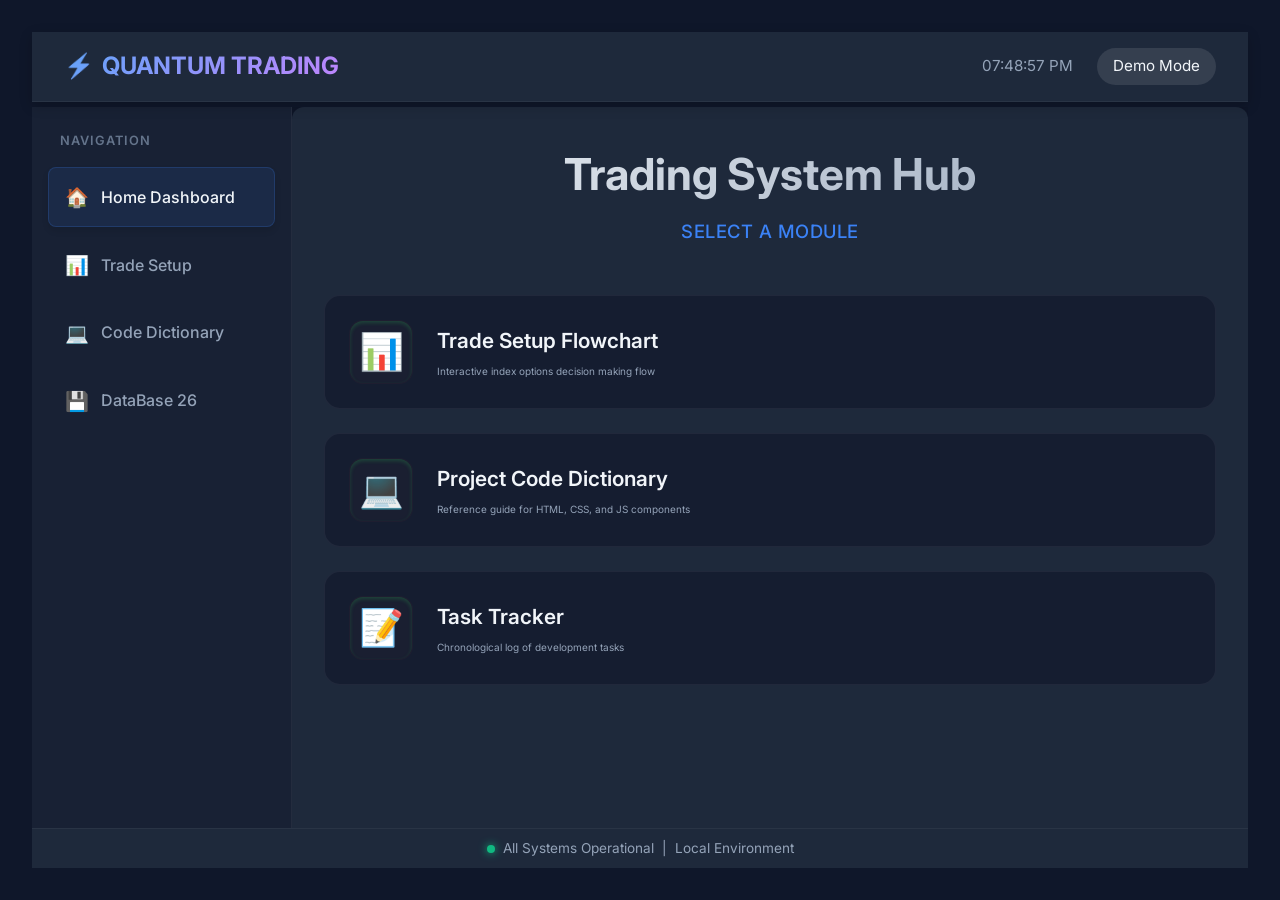
<file: index.html>
<!DOCTYPE html>
<html lang="en">

<head>
    <meta charset="UTF-8">
    <meta name="viewport" content="width=device-width, initial-scale=1.0">
    <title>Trading Hub - Main Menu</title>
    <!-- Modern Font -->
    <link href="https://fonts.googleapis.com/css2?family=Inter:wght@400;500;600;700&display=swap" rel="stylesheet">
    <link rel="stylesheet" href="CSS/style.css">
    <link rel="stylesheet" href="CSS/manue.css">
    <link rel="stylesheet" href="CSS/index.css">
</head>

<body>
    <!-- 1. Top Header -->
    <header class="top-header">
        <div class="header-logo">
            <span>⚡</span> QUANTUM TRADING
        </div>
        <div class="header-controls">
            <span id="live-time">Loading Time...</span>
            <span
                style="background: rgba(255,255,255,0.1); padding: 0.4rem 1rem; border-radius: 20px; color: var(--text-main);">Demo
                Mode</span>
        </div>
    </header>

    <div class="layout-middle">

        <!-- 2. Left Side Menu -->
        <aside class="left-sidebar">
            <div class="sidebar-title">Navigation</div>

            <a href="manue.html" class="nav-item">
                <span class="nav-icon">🏠</span> Home Dashboard
            </a>

            <a href="Trade_Setup.html" class="nav-item">
                <span class="nav-icon">📊</span> Trade Setup
            </a>

            <a href="myCode_Help.html" class="nav-item">
                <span class="nav-icon">💻</span> Code Dictionary
            </a>
            <a href="analysis_2026.html" class="nav-item">
                <span class="nav-icon">💾</span> DataBase 26
            </a>
        </aside>

        <!-- 3. Main Body -->
        <main class="main-body">
    <!-- 2. Left Side Menu -->

    <div class="menu-container page-container">
        <h1>Trading System Hub</h1>
        <p>Select a module</p>

        <div class="menu-grid">
            <a href="Trade_Setup.html" class="menu-card card-setup">
                <div class="card-icon">📊</div>
                <div class="card-content">
                    <h3>Trade Setup Flowchart</h3>
                    <p>Interactive index options decision making flow</p>
                </div>
            </a>

            <a href="myCode_Help.html" class="menu-card card-code">
                <div class="card-icon">💻</div>
                <div class="card-content">
                    <h3>Project Code Dictionary</h3>
                    <p>Reference guide for HTML, CSS, and JS components</p>
                </div>
            </a>

            <a href="todo.md" class="menu-card">
                <div class="card-icon">📝</div>
                <div class="card-content">
                    <h3>Task Tracker</h3>
                    <p>Chronological log of development tasks</p>
                </div>
            </a>
        </div>
    </div>

        </main>

    </div>

    <!-- 4. Footer -->
    <footer class="footer">
        <div style="display: flex; align-items: center;">
            <span class="status-dot"></span> All Systems Operational &nbsp;|&nbsp; Local Environment
        </div>
    </footer>

    <!-- Small script to handle active states on the sidebar and live clock -->
    <script src="JS/index.js"></script>
</body>

</html>
</file>
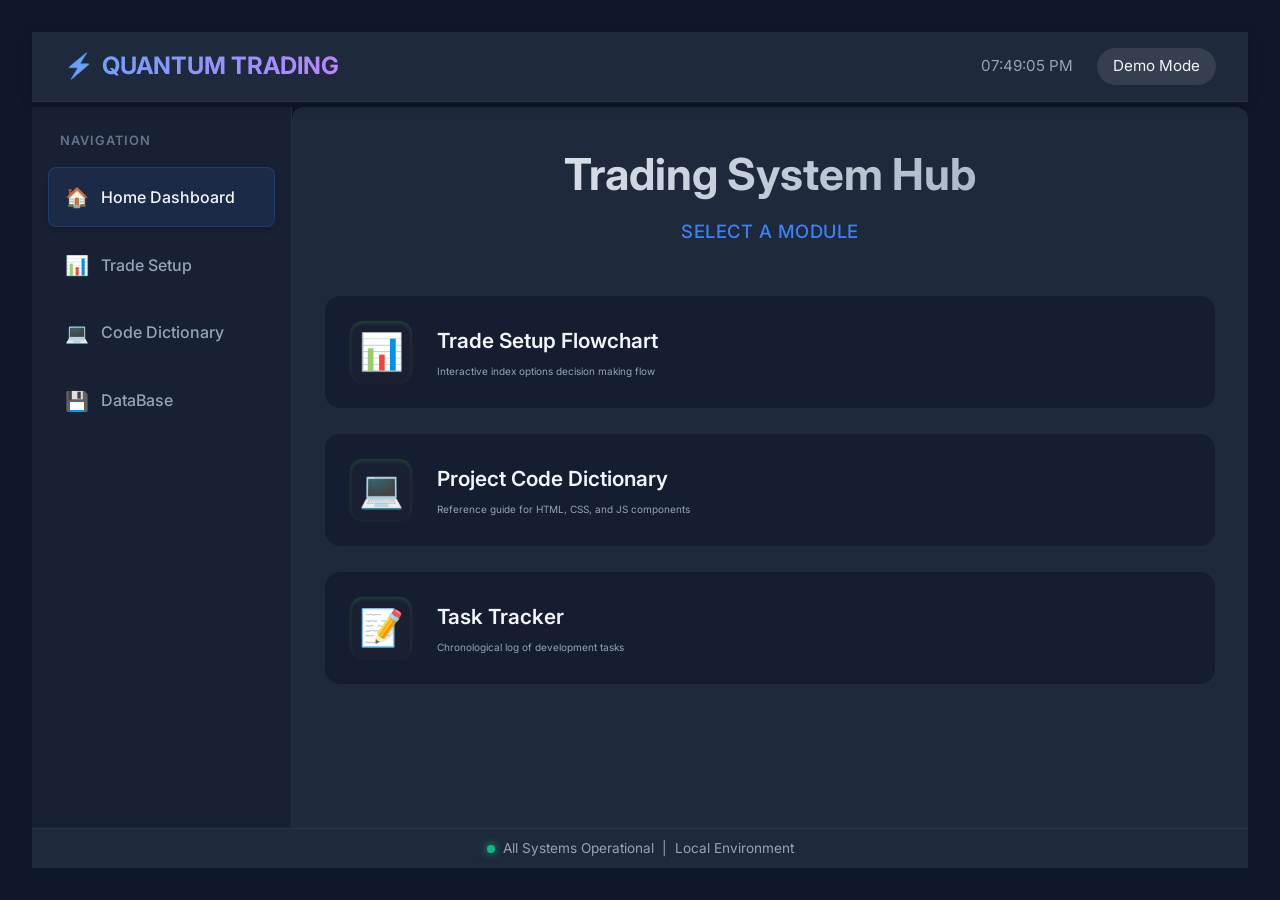
<file: manue.html>
<!DOCTYPE html>
<html lang="en">

<head>
    <meta charset="UTF-8">
    <meta name="viewport" content="width=device-width, initial-scale=1.0">
    <title>Trading Hub - Main Menu</title>
    <!-- Modern Font -->
    <link href="https://fonts.googleapis.com/css2?family=Inter:wght@400;500;600;700&display=swap" rel="stylesheet">
    <link rel="stylesheet" href="CSS/style.css">
    <link rel="stylesheet" href="CSS/manue.css">
    <link rel="stylesheet" href="CSS/index.css">
</head>

<body>
    <!-- 1. Top Header -->
    <header class="top-header">
        <div class="header-logo">
            <span>⚡</span> QUANTUM TRADING
        </div>
        <div class="header-controls">
            <span id="live-time">Loading Time...</span>
            <span
                style="background: rgba(255,255,255,0.1); padding: 0.4rem 1rem; border-radius: 20px; color: var(--text-main);">Demo
                Mode</span>
        </div>
    </header>

    <div class="layout-middle">

        <!-- 2. Left Side Menu -->
        <aside class="left-sidebar">
            <div class="sidebar-title">Navigation</div>

            <a href="manue.html" class="nav-item">
                <span class="nav-icon">🏠</span> Home Dashboard
            </a>

            <a href="Trade_Setup.html" class="nav-item">
                <span class="nav-icon">📊</span> Trade Setup
            </a>

            <a href="myCode_Help.html" class="nav-item">
                <span class="nav-icon">💻</span> Code Dictionary
            </a>
            <a href="analysis_2026.html" class="nav-item">
                <span class="nav-icon">💾</span> DataBase
            </a>
        </aside>

        <!-- 3. Main Body -->
        <main class="main-body">
    <!-- 2. Left Side Menu -->

    <div class="menu-container page-container">
        <h1>Trading System Hub</h1>
        <p>Select a module</p>

        <div class="menu-grid">
            <a href="Trade_Setup.html" class="menu-card card-setup">
                <div class="card-icon">📊</div>
                <div class="card-content">
                    <h3>Trade Setup Flowchart</h3>
                    <p>Interactive index options decision making flow</p>
                </div>
            </a>

            <a href="myCode_Help.html" class="menu-card card-code">
                <div class="card-icon">💻</div>
                <div class="card-content">
                    <h3>Project Code Dictionary</h3>
                    <p>Reference guide for HTML, CSS, and JS components</p>
                </div>
            </a>

            <a href="todo.md" class="menu-card">
                <div class="card-icon">📝</div>
                <div class="card-content">
                    <h3>Task Tracker</h3>
                    <p>Chronological log of development tasks</p>
                </div>
            </a>
        </div>
    </div>

        </main>

    </div>

    <!-- 4. Footer -->
    <footer class="footer">
        <div style="display: flex; align-items: center;">
            <span class="status-dot"></span> All Systems Operational &nbsp;|&nbsp; Local Environment
        </div>
    </footer>

    <!-- Small script to handle active states on the sidebar and live clock -->
    <script src="JS/index.js"></script>
</body>

</html>
</file>
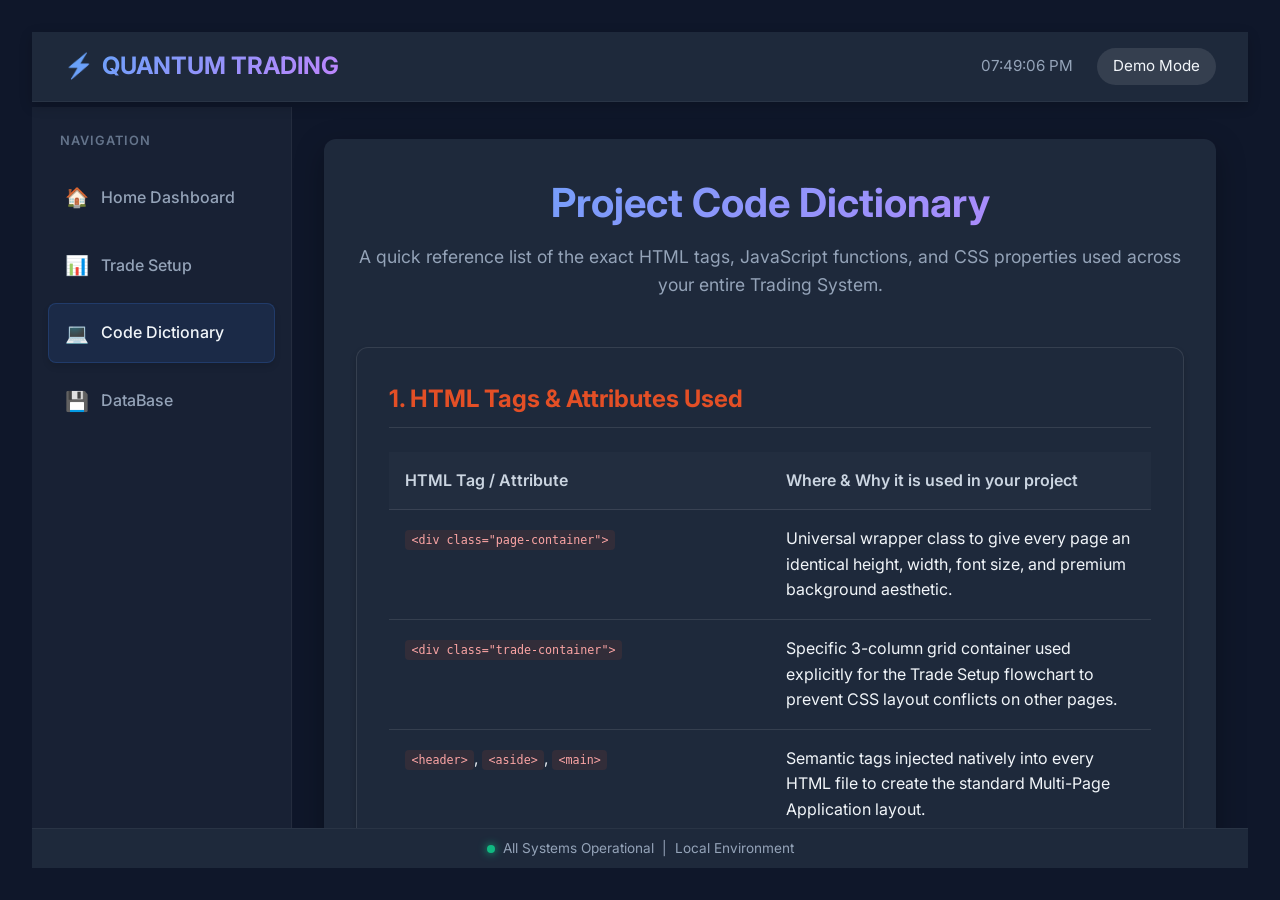
<file: myCode_Help.html>
<!DOCTYPE html>
<html lang="en">
<head>
    <meta charset="UTF-8">
    <meta name="viewport" content="width=device-width, initial-scale=1.0">
    <title>Project Code Reference</title>
    <!-- Modern Font -->
    <link href="https://fonts.googleapis.com/css2?family=Inter:wght@400;500;600;700&display=swap" rel="stylesheet">
    <link rel="stylesheet" href="CSS/style.css">
    <link rel="stylesheet" href="CSS/myCode_Help.css">
    <link rel="stylesheet" href="CSS/index.css">
</head>
<body>
    <!-- 1. Top Header -->
    <header class="top-header">
        <div class="header-logo">
            <span>⚡</span> QUANTUM TRADING
        </div>
        <div class="header-controls">
            <span id="live-time">Loading Time...</span>
            <span
                style="background: rgba(255,255,255,0.1); padding: 0.4rem 1rem; border-radius: 20px; color: var(--text-main);">Demo
                Mode</span>
        </div>
    </header>

    <div class="layout-middle">

        <!-- 2. Left Side Menu -->
        <aside class="left-sidebar">
            <div class="sidebar-title">Navigation</div>

            <a href="manue.html" class="nav-item">
                <span class="nav-icon">🏠</span> Home Dashboard
            </a>

            <a href="Trade_Setup.html" class="nav-item">
                <span class="nav-icon">📊</span> Trade Setup
            </a>

            <a href="myCode_Help.html" class="nav-item">
                <span class="nav-icon">💻</span> Code Dictionary
            </a>
            <a href="analysis_2026.html" class="nav-item">
                <span class="nav-icon">💾</span> DataBase
            </a>
        </aside>

        <!-- 3. Main Body -->
        <main class="main-body" style="padding: 2rem;">
<div class="page-container">
    <h1>Project Code Dictionary</h1>
    <p class="subtitle">A quick reference list of the exact HTML tags, JavaScript functions, and CSS properties used across your entire Trading System.</p>

    <!-- HTML Table -->
    <div class="table-section">
        <h2 style="color: var(--accent-html);">1. HTML Tags & Attributes Used</h2>
        <table>
            <thead>
                <tr>
                    <th>HTML Tag / Attribute</th>
                    <th>Where & Why it is used in your project</th>
                </tr>
            </thead>
            <tbody>
                <tr>
                    <td><code class="html-code">&lt;div class="page-container"&gt;</code></td>
                    <td>Universal wrapper class to give every page an identical height, width, font size, and premium background aesthetic.</td>
                </tr>
                <tr>
                    <td><code class="html-code">&lt;div class="trade-container"&gt;</code></td>
                    <td>Specific 3-column grid container used explicitly for the Trade Setup flowchart to prevent CSS layout conflicts on other pages.</td>
                </tr>
                <tr>
                    <td><code class="html-code">&lt;header&gt;</code>, <code class="html-code">&lt;aside&gt;</code>, <code class="html-code">&lt;main&gt;</code></td>
                    <td>Semantic tags injected natively into every HTML file to create the standard Multi-Page Application layout.</td>
                </tr>
                <tr>
                    <td><code class="html-code">&lt;link&gt;</code>, <code class="html-code">&lt;script&gt;</code></td>
                    <td>Used to connect your external <code>.css</code> and <code>.js</code> files to your HTML pages.</td>
                </tr>
            </tbody>
        </table>
    </div>

    <!-- JavaScript Table -->
    <div class="table-section">
        <h2 style="color: var(--accent-js);">2. JavaScript Logic & Functions Used</h2>
        <table>
            <thead>
                <tr>
                    <th>JavaScript Function / Concept</th>
                    <th>Where & Why it is used in your project</th>
                </tr>
            </thead>
            <tbody>
                <tr>
                    <td><code class="js-code">document.createElement('div')</code></td>
                    <td>Used in <code>analysis_2026.js</code> to generate the 2026 calendar dynamically instead of writing hundreds of lines of HTML by hand.</td>
                </tr>
                <tr>
                    <td><code class="js-code">.appendChild()</code></td>
                    <td>Used to take the dynamically created calendar days and actually place them onto the screen.</td>
                </tr>
                <tr>
                    <td><code class="js-code">new Date(year, month, 1)</code></td>
                    <td>Used in the calendar to automatically calculate how many days are in a month and what day of the week it starts on.</td>
                </tr>
                <tr>
                    <td><code class="js-code">document.querySelectorAll()</code></td>
                    <td>Used to find all flowchart steps or navigation links so we can loop through them.</td>
                </tr>
                <tr>
                    <td><code class="js-code">element.addEventListener('click')</code></td>
                    <td>Used to listen for when you click on a step, a menu item, or a calendar date so the code can respond.</td>
                </tr>
                <tr>
                    <td><code class="js-code">element.classList.add()</code> / <code class="js-code">.remove()</code></td>
                    <td>Used to temporarily add an <code>active</code> class to highlight the menu item you just clicked.</td>
                </tr>
                <tr>
                    <td><code class="js-code">setInterval(..., 1000)</code></td>
                    <td>Used in <code>index.html</code> to update the live digital clock every 1000 milliseconds (1 second).</td>
                </tr>
                <tr>
                    <td><code class="js-code">fetch()</code> &amp; <code class="js-code">async/await</code></td>
                    <td>Used to load massive CSV data files (like NIFTY_HOLC.csv) asynchronously without freezing the UI.</td>
                </tr>
                <tr>
                    <td><code class="js-code">mousedown</code>, <code class="js-code">mousemove</code></td>
                    <td>Event listeners used to create the draggable floating window for the minute-by-minute HOLC data.</td>
                </tr>
                <tr>
                    <td><code class="js-code">new Image().onload</code></td>
                    <td>Used in <code>analysis.js</code> to silently check if a local image file exists in the background. If successful, it automatically highlights the available Option Strike buttons in green.</td>
                </tr>
                <tr>
                    <td><code class="js-code">window.location.pathname</code></td>
                    <td>Used in <code>index.js</code> to dynamically read the current URL in the browser and automatically highlight the correct sidebar menu item for any page.</td>
                </tr>
                <tr>
                    <td><code class="js-code">Python Metadata Generation</code></td>
                    <td>A backend preprocessing technique. We created <code>generate_meta.py</code> to crunch 48MB CSV datasets and output a lightweight JSON file, preventing the browser from freezing.</td>
                </tr>
            </tbody>
        </table>
    </div>

    <!-- CSS Table -->
    <div class="table-section">
        <h2 style="color: var(--accent-css);">3. CSS Features & Layouts Used</h2>
        <table>
            <thead>
                <tr>
                    <th>CSS Feature / Rule</th>
                    <th>Where & Why it is used in your project</th>
                </tr>
            </thead>
            <tbody>
                <tr>
                    <td><code class="css-code">position: sticky; top: 0;</code></td>
                    <td>Used in <code>analysis_2026.css</code> to lock the "2026 Trading Journal" title to the top of the screen while you scroll down through the months.</td>
                </tr>
                <tr>
                    <td><code class="css-code">backdrop-filter: blur(16px);</code></td>
                    <td>Used in the Main Menu (<code>manue.html</code>) to create a beautiful "frosted glass" (glassmorphism) effect behind the dashboard options.</td>
                </tr>
                <tr>
                    <td><code class="css-code">display: grid;</code></td>
                    <td>Used heavily to split the screen into 3 columns, and to create the 7-day layout for the calendar.</td>
                </tr>
                <tr>
                    <td><code class="css-code">overflow-y: auto;</code></td>
                    <td>Applied to the <code>.main-body</code> container to ensure long pages can scroll vertically seamlessly within the unified layout structure.</td>
                </tr>
                <tr>
                    <td><code class="css-code">z-index: 100;</code></td>
                    <td>Used to ensure sticky headers or menus float <i>above</i> everything else, so calendar grid items don't overlap them.</td>
                </tr>
                <tr>
                    <td><code class="css-code">linear-gradient()</code></td>
                    <td>Used to give the flowchart boxes and the main page titles a beautiful, premium color blend.</td>
                </tr>
                <tr>
                    <td><code class="css-code">transition:</code>, <code class="css-code">:hover</code></td>
                    <td>Used to make boxes pop out smoothly and change border colors when you hover your mouse over them.</td>
                </tr>
                <tr>
                    <td><code class="css-code">:root { --variables }</code></td>
                    <td>Used to define the dark mode color palette globally so they can be reused easily.</td>
                </tr>
                <tr>
                    <td><code class="css-code">display: flex; flex-direction: row;</code></td>
                    <td>Extensively used in <code>analysis.html</code> to create the horizontal grid rows for the Options Chain (CALL, STRIKES, PUT) and to flawlessly position the Chart and Option Images side-by-side.</td>
                </tr>
                <tr>
                    <td><code class="css-code">height: 300px; overflow-y: auto;</code></td>
                    <td>Used in the Analysis layout to lock a container's size and safely enable internal vertical scrolling when the grid content overflows.</td>
                </tr>
            </tbody>
        </table>
    </div>

</div>
        </main>
    </div>

    <!-- 4. Footer -->
    <footer class="footer">
        <div style="display: flex; align-items: center;">
            <span class="status-dot"></span> All Systems Operational &nbsp;|&nbsp; Local Environment
        </div>
    </footer>

    <!-- Small script to handle active states on the sidebar and live clock -->
    <script src="JS/index.js"></script>
</body>
</html>
</file>
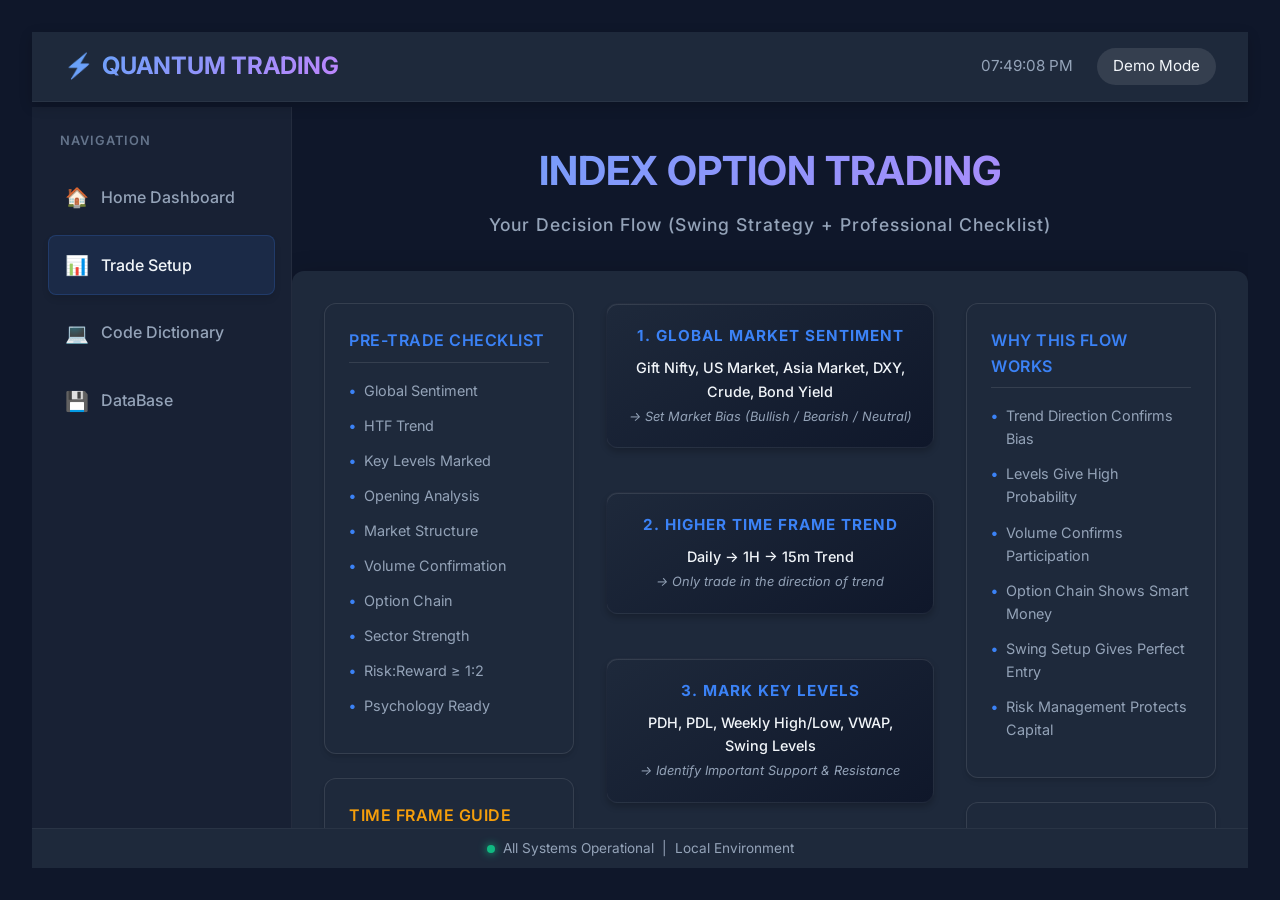
<file: Trade_Setup.html>
<!DOCTYPE html>
<html lang="en">
<head>
    <meta charset="UTF-8">
    <meta name="viewport" content="width=device-width, initial-scale=1.0">
    <title>Trade Setup - Index Option Decision Flow</title>
    <link href="https://fonts.googleapis.com/css2?family=Inter:wght@300;400;500;600;700&display=swap" rel="stylesheet">
    <link rel="stylesheet" href="CSS/style.css">
    <link rel="stylesheet" href="CSS/index.css">
</head>
<body>
    <!-- 1. Top Header -->
    <header class="top-header">
        <div class="header-logo">
            <span>⚡</span> QUANTUM TRADING
        </div>
        <div class="header-controls">
            <span id="live-time">Loading Time...</span>
            <span
                style="background: rgba(255,255,255,0.1); padding: 0.4rem 1rem; border-radius: 20px; color: var(--text-main);">Demo
                Mode</span>
        </div>
    </header>

    <div class="layout-middle">

        <!-- 2. Left Side Menu -->
        <aside class="left-sidebar">
            <div class="sidebar-title">Navigation</div>

            <a href="manue.html" class="nav-item">
                <span class="nav-icon">🏠</span> Home Dashboard
            </a>

            <a href="Trade_Setup.html" class="nav-item">
                <span class="nav-icon">📊</span> Trade Setup
            </a>

            <a href="myCode_Help.html" class="nav-item">
                <span class="nav-icon">💻</span> Code Dictionary
            </a>
            <a href="analysis_2026.html" class="nav-item">
                <span class="nav-icon">💾</span> DataBase
            </a>
        </aside>

        <!-- 3. Main Body -->
        <main class="main-body">
            <div style="text-align: center; margin: 2rem 0;">
                <h1 style="font-size: 2.5rem; font-weight: 700; background: linear-gradient(135deg, #60a5fa, #c084fc); -webkit-background-clip: text; -webkit-text-fill-color: transparent; margin-bottom: 0.5rem;">INDEX OPTION TRADING</h1>
                <p style="color: var(--text-muted); font-size: 1.1rem; font-weight: 500; letter-spacing: 1px;">Your Decision Flow (Swing Strategy + Professional Checklist)</p>
            </div>
            <div class="trade-container page-container">
                <!-- Inner Left Sidebar -->
                <aside class="trade-sidebar">
            <div class="sidebar-box">
                <h3 style="color: var(--accent-blue);">Pre-Trade Checklist</h3>
                <ul>
                    <li>Global Sentiment</li>
                    <li>HTF Trend</li>
                    <li>Key Levels Marked</li>
                    <li>Opening Analysis</li>
                    <li>Market Structure</li>
                    <li>Volume Confirmation</li>
                    <li>Option Chain</li>
                    <li>Sector Strength</li>
                    <li>Risk:Reward ≥ 1:2</li>
                    <li>Psychology Ready</li>
                </ul>
            </div>

            <div class="sidebar-box time-guide">
                <h3 style="color: var(--accent-yellow);">Time Frame Guide</h3>
                <ul>
                    <li><span>9:15 - 9:30</span> Opening & Market Direction</li>
                    <li><span>9:30 - 10:30</span> Look for First High Probability Setup</li>
                    <li><span>10:30 - 1:00</span> Trade with Trend, Avoid Overtrading</li>
                    <li><span>1:00 - 2:00</span> Lower Volatility (Be Selective)</li>
                    <li><span>2:00 - 3:15</span> Trend Continuation or Reversal</li>
                </ul>
            </div>

            <div class="sidebar-box">
                <h3 style="color: var(--accent-purple);">Market Phase</h3>
                <ul>
                    <li><strong style="color: var(--accent-green);">BULLISH:</strong> Use CE Setup</li>
                    <li><strong style="color: var(--accent-red);">BEARISH:</strong> Use PE Setup</li>
                    <li><strong style="color: var(--accent-yellow);">RANGE:</strong> Avoid / Wait for Breakout</li>
                </ul>
            </div>
        </aside>

        <!-- Center Flow Area -->
        <main class="flow-container">
            
            <div class="flow-step">
                <h4>1. Global Market Sentiment</h4>
                <p>Gift Nifty, US Market, Asia Market, DXY, Crude, Bond Yield</p>
                <div class="desc">→ Set Market Bias (Bullish / Bearish / Neutral)</div>
            </div>
            <div class="connector"></div>

            <div class="flow-step">
                <h4>2. Higher Time Frame Trend</h4>
                <p>Daily → 1H → 15m Trend</p>
                <div class="desc">→ Only trade in the direction of trend</div>
            </div>
            <div class="connector"></div>

            <div class="flow-step">
                <h4>3. Mark Key Levels</h4>
                <p>PDH, PDL, Weekly High/Low, VWAP, Swing Levels</p>
                <div class="desc">→ Identify Important Support & Resistance</div>
            </div>
            <div class="connector"></div>

            <div class="flow-step">
                <h4>4. Opening Analysis</h4>
                <p>Gap Up/Down, Opening Range, First 15 min High/Low, ORB</p>
                <div class="desc">→ Understand Early Market Direction & Control</div>
            </div>
            <div class="connector"></div>

            <div class="flow-step">
                <h4>5. Market Structure</h4>
                <p>HH-HL or LH-LL, Break of Structure (BOS)</p>
                <div class="desc">→ Confirm Buyers or Sellers in Control</div>
            </div>
            <div class="connector"></div>

            <div class="flow-step">
                <h4>6. Volume Confirmation</h4>
                <p>Breakout Volume, Pullback Volume, Volume Spike/Dry-up</p>
                <div class="desc">→ Confirm Participation & Strength</div>
            </div>
            <div class="connector"></div>

            <div class="flow-step">
                <h4>7. Option Chain Confirmation</h4>
                <p>OI Change, PCR, Max Pain, Call/Put Writer Positioning</p>
                <div class="desc">→ Confirm Market Positioning & Sentiment</div>
            </div>
            <div class="connector"></div>

            <div class="flow-step">
                <h4>8. Sector Strength</h4>
                <p>Banking, Financials, IT (Especially for NIFTY)</p>
                <div class="desc">→ Strong Sectors Lead the Index</div>
            </div>

            <div class="wait-setup">
                ⌛ WAIT FOR SETUP: Do not force a trade. Wait for high probability setup.
            </div>

            <!-- Bullish vs Bearish Split -->
            <div class="split-flow">
                
                <!-- Bullish Column -->
                <div class="bullish-col">
                    <div class="setup-step">
                        <h5>9A. SWING LOW SETUP (CE)</h5>
                        <p>Valid 5-candle Swing Low Formed</p>
                    </div>
                    <div class="setup-step">
                        <h5>10A. VWAP FILTER</h5>
                        <p>Candle Close Above VWAP</p>
                    </div>
                    <div class="setup-step">
                        <h5>11A. PIVOT BREAK</h5>
                        <p>Candle Close Above Pivot High</p>
                    </div>
                    <div class="setup-step">
                        <h5>12A. VOLUME FILTER</h5>
                        <p>Current Volume > Previous Candle</p>
                    </div>
                    <div class="setup-step">
                        <h5>13A. PREMIUM CHECK</h5>
                        <p>CE Premium Expanding</p>
                    </div>
                    <div class="action-box buy-ce">
                        14A. BUY CE <br><small style="font-weight: 400; font-size: 0.8rem;">All Conditions True</small>
                    </div>
                </div>

                <!-- Bearish Column -->
                <div class="bearish-col">
                    <div class="setup-step">
                        <h5>9B. SWING HIGH SETUP (PE)</h5>
                        <p>Valid 5-candle Swing High Formed</p>
                    </div>
                    <div class="setup-step">
                        <h5>10B. VWAP FILTER</h5>
                        <p>Candle Close Below VWAP</p>
                    </div>
                    <div class="setup-step">
                        <h5>11B. PIVOT BREAK</h5>
                        <p>Candle Close Below Pivot Low</p>
                    </div>
                    <div class="setup-step">
                        <h5>12B. VOLUME FILTER</h5>
                        <p>Current Volume > Previous Candle</p>
                    </div>
                    <div class="setup-step">
                        <h5>13B. PREMIUM CHECK</h5>
                        <p>PE Premium Expanding</p>
                    </div>
                    <div class="action-box buy-pe">
                        14B. BUY PE <br><small style="font-weight: 400; font-size: 0.8rem;">All Conditions True</small>
                    </div>
                </div>

            </div>

            <div class="connector" style="height: 40px; margin-top: 0.5rem;"></div>

            <!-- Post Trade Execution -->
            <div class="flow-step" style="border-color: var(--accent-purple);">
                <h4 style="color: var(--accent-purple);">15. Risk Management</h4>
                <p>SL Below Swing (CE) / Above Swing (PE) • Risk:Reward ≥ 1:2 • Proper Position Sizing</p>
            </div>
            <div class="connector"></div>
            
            <div class="flow-step" style="border-color: var(--accent-purple);">
                <h4 style="color: var(--accent-purple);">16. Trade Management</h4>
                <p>Trail SL, Partial Booking, Let Winners Run</p>
            </div>
            <div class="connector"></div>

            <div class="flow-step" style="border-color: var(--accent-purple);">
                <h4 style="color: var(--accent-purple);">17. Review & Journal</h4>
                <p>Record Trade, Mistakes, Learning, Improve Consistency</p>
            </div>

        </main>

        <!-- Right Sidebar -->
        <aside class="right-sidebar">
            <div class="sidebar-box">
                <h3 style="color: var(--accent-blue);">Why This Flow Works</h3>
                <ul>
                    <li>Trend Direction Confirms Bias</li>
                    <li>Levels Give High Probability</li>
                    <li>Volume Confirms Participation</li>
                    <li>Option Chain Shows Smart Money</li>
                    <li>Swing Setup Gives Perfect Entry</li>
                    <li>Risk Management Protects Capital</li>
                </ul>
            </div>

            <div class="sidebar-box">
                <h3 style="color: var(--accent-red);">Important Rules</h3>
                <ul>
                    <li>Only trade in the direction of Higher Time Frame Trend.</li>
                    <li>Always wait for setup at key levels.</li>
                    <li>No setup = No trade. Patience is an edge.</li>
                    <li>Never risk more than 1-2% of capital in a single trade.</li>
                    <li>Cut losses short, let profits run.</li>
                    <li>Follow process, not emotions.</li>
                </ul>
            </div>
        </aside>

            </div>
        </main>
    </div>

    <!-- 4. Footer -->
    <footer class="footer">
        <div style="display: flex; align-items: center;">
            <span class="status-dot"></span> All Systems Operational &nbsp;|&nbsp; Local Environment
        </div>
    </footer>

    <!-- Small script to handle active states on the sidebar and live clock -->
    <script src="JS/index.js"></script>
    <script src="JS/script.js"></script>
</body>
</html>
</file>
<file: CSS/style.css>
:root {
    --bg-color: #0f172a;
    --surface-color: #1e293b;
    --text-main: #f1f5f9;
    --text-muted: #94a3b8;
    --accent-blue: #3b82f6;
    --accent-purple: #8b5cf6;
    --accent-green: #10b981;
    --accent-red: #ef4444;
    --accent-yellow: #f59e0b;
}

* {
    box-sizing: border-box;
    margin: 0;
    padding: 0;
}

body {
    font-family: 'Inter', sans-serif;
    background-color: var(--bg-color);
    color: var(--text-main);
    line-height: 1.6;
    padding: 2rem;
    min-height: 100vh;
}

header {
    text-align: center;
    margin-bottom: 3rem;
}

header h1 {
    font-size: 2.5rem;
    font-weight: 700;
    background: linear-gradient(135deg, #60a5fa, #c084fc);
    -webkit-background-clip: text;
    -webkit-text-fill-color: transparent;
    margin-bottom: 0.5rem;
}

header p {
    color: var(--text-muted);
    font-size: 1.1rem;
    font-weight: 500;
    letter-spacing: 1px;
}

.trade-container {
    max-width: 1200px;
    margin: 0 auto;
    display: grid;
    grid-template-columns: 250px 1fr 250px;
    gap: 2rem;
}

/* Sidebars */
.sidebar-box {
    background-color: var(--surface-color);
    border: 1px solid rgba(255, 255, 255, 0.1);
    border-radius: 12px;
    padding: 1.5rem;
    margin-bottom: 1.5rem;
    box-shadow: 0 4px 6px -1px rgba(0, 0, 0, 0.1), 0 2px 4px -1px rgba(0, 0, 0, 0.06);
    transition: transform 0.2s, box-shadow 0.2s;
}

.sidebar-box:hover {
    transform: translateY(-2px);
    box-shadow: 0 10px 15px -3px rgba(0, 0, 0, 0.3);
    border-color: rgba(255, 255, 255, 0.2);
}

.sidebar-box h3 {
    font-size: 1rem;
    font-weight: 600;
    margin-bottom: 1rem;
    text-transform: uppercase;
    letter-spacing: 0.5px;
    display: flex;
    align-items: center;
    gap: 0.5rem;
    border-bottom: 1px solid rgba(255, 255, 255, 0.1);
    padding-bottom: 0.5rem;
}

.sidebar-box ul {
    list-style: none;
}

.sidebar-box li {
    font-size: 0.9rem;
    margin-bottom: 0.75rem;
    color: var(--text-muted);
    display: flex;
    align-items: flex-start;
    gap: 0.5rem;
}

.sidebar-box li::before {
    content: "•";
    color: var(--accent-blue);
    font-weight: bold;
}

.time-guide li span {
    color: var(--text-main);
    font-weight: 600;
    display: block;
    margin-bottom: 0.2rem;
}

/* Flow Area */
.flow-container {
    display: flex;
    flex-direction: column;
    align-items: center;
    gap: 1.5rem;
}

.flow-step {
    width: 100%;
    background: linear-gradient(145deg, #1e293b, #0f172a);
    border: 1px solid rgba(255, 255, 255, 0.05);
    border-radius: 12px;
    padding: 1.25rem;
    text-align: center;
    position: relative;
    box-shadow: inset 0 1px 0 rgba(255, 255, 255, 0.1), 0 4px 6px rgba(0, 0, 0, 0.2);
    transition: all 0.3s cubic-bezier(0.4, 0, 0.2, 1);
    cursor: pointer;
}

.flow-step:hover, .flow-step.active {
    transform: scale(1.02);
    border-color: var(--accent-blue);
    box-shadow: inset 0 1px 0 rgba(255, 255, 255, 0.1), 0 10px 20px rgba(0, 0, 0, 0.4), 0 0 15px rgba(59, 130, 246, 0.3);
}

.flow-step h4 {
    color: var(--accent-blue);
    font-size: 0.95rem;
    font-weight: 700;
    margin-bottom: 0.5rem;
    letter-spacing: 1px;
    text-transform: uppercase;
}

.flow-step p {
    font-size: 0.9rem;
    color: var(--text-main);
    font-weight: 500;
    margin-bottom: 0.25rem;
}

.flow-step .desc {
    font-size: 0.8rem;
    color: var(--text-muted);
    font-style: italic;
}

/* Connecting Lines */
.connector {
    width: 2px;
    height: 20px;
    background-color: rgba(255, 255, 255, 0.2);
    margin: -0.75rem auto;
    position: relative;
    z-index: -1;
}

/* Split Setup */
.split-flow {
    display: grid;
    grid-template-columns: 1fr 1fr;
    gap: 1.5rem;
    width: 100%;
    margin-top: 1rem;
}

.bullish-col, .bearish-col {
    display: flex;
    flex-direction: column;
    gap: 1rem;
}

.setup-step {
    padding: 1rem;
    border-radius: 8px;
    text-align: center;
    background: rgba(30, 41, 59, 0.8);
    border: 1px solid rgba(255, 255, 255, 0.05);
    transition: all 0.2s;
    cursor: pointer;
}

.bullish-col .setup-step:hover, .bullish-col .setup-step.active {
    border-color: var(--accent-green);
    background: rgba(16, 185, 129, 0.1);
}

.bearish-col .setup-step:hover, .bearish-col .setup-step.active {
    border-color: var(--accent-red);
    background: rgba(239, 68, 68, 0.1);
}

.setup-step h5 {
    font-size: 0.85rem;
    font-weight: 700;
    margin-bottom: 0.25rem;
}

.bullish-col h5 { color: var(--accent-green); }
.bearish-col h5 { color: var(--accent-red); }

.setup-step p {
    font-size: 0.8rem;
    color: var(--text-muted);
}

.action-box {
    padding: 1.25rem;
    border-radius: 8px;
    text-align: center;
    font-weight: 700;
    font-size: 1.1rem;
    color: white;
    box-shadow: 0 4px 15px rgba(0, 0, 0, 0.3);
    cursor: pointer;
    transition: transform 0.2s;
}

.action-box:hover {
    transform: scale(1.05);
}

.action-box.buy-ce { background: linear-gradient(135deg, #059669, #10b981); }
.action-box.buy-pe { background: linear-gradient(135deg, #dc2626, #ef4444); }

.wait-setup {
    background: rgba(245, 158, 11, 0.1);
    border-color: var(--accent-yellow);
    color: var(--accent-yellow);
    font-weight: 600;
    padding: 1rem;
    border-radius: 8px;
    width: 100%;
    text-align: center;
    margin: 0.5rem 0;
}

@media (max-width: 1024px) {
    .trade-container {
        grid-template-columns: 1fr;
    }
    .sidebar-box {
        margin-bottom: 1rem;
    }
}

/* Standardized Page Layout */
.page-container {
    max-width: 1400px;
    width: 100%;
    min-height: calc(100vh - 120px);
    margin: 0 auto;
    background: var(--surface-color);
    border-radius: 12px;
    padding: 2rem;
    box-shadow: 0 10px 30px rgba(0, 0, 0, 0.3);
}

.page-container > h1 {
    font-size: 2.5rem;
    text-align: center;
    font-weight: 700;
    background: linear-gradient(135deg, #60a5fa, #c084fc);
    -webkit-background-clip: text;
    -webkit-text-fill-color: transparent;
    margin-top: 0;
    margin-bottom: 0.5rem;
}
</file>
<file: CSS/manue.css>
/* Reusing some CSS variables from our style.css, but adding specific layout for the menu */
.menu-container {
    text-align: center;
}

.menu-container h1 {
    font-size: 2.75rem;
    margin-top: 0;
    margin-bottom: 0.5rem;
    background: linear-gradient(135deg, #f1f5f9, #94a3b8);
    -webkit-background-clip: text;
    -webkit-text-fill-color: transparent;
}

.menu-container>p {
    color: var(--accent-blue);
    margin-bottom: 3rem;
    font-size: 1.15rem;
    font-weight: 500;
    letter-spacing: 0.5px;
    text-transform: uppercase;
}

.menu-grid {
    display: grid;
    grid-template-columns: 1fr;
    gap: 1.5rem;
}

.menu-card {
    background: rgba(15, 23, 42, 0.6);
    border: 1px solid rgba(255, 255, 255, 0.05);
    border-radius: 16px;
    padding: 1.5rem;
    text-decoration: none;
    color: var(--text-main);
    display: flex;
    align-items: center;
    gap: 1.5rem;
    transition: all 0.3s cubic-bezier(0.4, 0, 0.2, 1);
    position: relative;
    overflow: hidden;
}

.menu-card::before {
    content: '';
    position: absolute;
    top: 0;
    left: 0;
    width: 4px;
    height: 100%;
    background: var(--accent-blue);
    transform: scaleY(0);
    transition: transform 0.3s ease;
    transform-origin: bottom;
}

.menu-card:hover {
    transform: translateY(-5px) scale(1.02);
    box-shadow: 0 15px 30px rgba(0, 0, 0, 0.4);
    border-color: rgba(255, 255, 255, 0.15);
    background: rgba(30, 41, 59, 0.8);
}

.menu-card:hover::before {
    transform: scaleY(1);
}

.menu-card.card-setup::before {
    background: var(--accent-green);
}

.menu-card.card-code::before {
    background: var(--accent-purple);
}

.card-icon {
    font-size: 2.25rem;
    background: rgba(199, 89, 89, 0.03);
    width: 64px;
    height: 64px;
    display: flex;
    justify-content: center;
    align-items: center;
    border-radius: 14px;
    border: 1px solid rgba(221, 11, 11, 0.02);
    box-shadow: inset 0 2px 4px rgba(50, 233, 96, 0.2);
}

.card-content {
    text-align: left;
}

.card-content h3 {
    margin: 0 0 0.35rem 0;
    font-size: 1.3rem;
    font-weight: 600;
}

.card-content p {
    margin: 0;
    font-size: 10px;
    color: var(--text-muted);
}
</file>
<file: CSS/index.css>
/* Master Layout Styles */
body {
    margin: 0;
    display: flex;
    flex-direction: column;
    height: 100vh;
    overflow: hidden;
    /* Prevent body scrolling, let iframe scroll */
    background-color: var(--bg-color);
    color: var(--text-main);
}

/* 1. Top Header */
.top-header {
    height: 70px;
    background: var(--surface-color);
    border-bottom: 1px solid rgba(255, 255, 255, 0.05);
    display: flex;
    align-items: center;
    justify-content: space-between;
    padding: 0 2rem;
    box-shadow: 0 4px 12px rgba(0, 0, 0, 0.2);
    z-index: 10;
    margin-bottom: 5px;
}

.header-logo {
    font-size: 1.5rem;
    font-weight: 700;
    background: linear-gradient(135deg, #60a5fa, #c084fc);
    -webkit-background-clip: text;
    -webkit-text-fill-color: transparent;
    display: flex;
    align-items: center;
    gap: 0.5rem;
}

.header-controls {
    display: flex;
    align-items: center;
    gap: 1.5rem;
    font-size: 0.95rem;
    color: var(--text-muted);
}

/* Middle Section: Sidebar + Main Content */
.layout-middle {
    display: flex;
    flex: 1;
    overflow: hidden;
}

/* 2. Left Sidebar */
.left-sidebar {
    width: 260px;
    background: rgba(30, 41, 59, 0.6);
    border-right: 1px solid rgba(255, 255, 255, 0.05);
    padding: 1.5rem 1rem;
    display: flex;
    flex-direction: column;
    gap: 0.5rem;
    z-index: 5;
}

.sidebar-title {
    font-size: 0.8rem;
    text-transform: uppercase;
    letter-spacing: 1px;
    color: #64748b;
    margin-bottom: 0.5rem;
    padding-left: 0.75rem;
    font-weight: 600;
}

.nav-item {
    padding: 0.85rem 1rem;
    color: var(--text-muted);
    text-decoration: none;
    border-radius: 8px;
    display: flex;
    align-items: center;
    gap: 0.75rem;
    font-weight: 500;
    transition: all 0.2s ease;
    border: 1px solid transparent;
}

.nav-item:hover,
.nav-item.active {
    background: rgba(59, 130, 246, 0.1);
    color: var(--text-main);
    border-color: rgba(59, 130, 246, 0.2);
    box-shadow: 0 4px 6px rgba(0, 0, 0, 0.1);
}

.nav-icon {
    font-size: 1.2rem;
}

/* 3. Main Body Frame */
.main-body {
    flex: 1;
    background: var(--bg-color);
    position: relative;
    overflow-y: auto;
}

iframe[name="content_frame"] {
    width: 100%;
    height: 100%;
    border: none;
    display: block;
}

/* 4. Footer */
.footer {
    height: 40px;
    background: var(--surface-color);
    border-top: 1px solid rgba(255, 255, 255, 0.05);
    display: flex;
    align-items: center;
    justify-content: center;
    font-size: 0.85rem;
    color: var(--text-muted);
    z-index: 10;
}

.status-dot {
    height: 8px;
    width: 8px;
    background-color: var(--accent-green);
    border-radius: 50%;
    display: inline-block;
    margin-right: 0.5rem;
    box-shadow: 0 0 8px var(--accent-green);
}
</file>
<file: CSS/myCode_Help.css>
:root {
    --accent-html: #e34f26;
    --accent-css: #264de4;
    --accent-js: #f7df1e;
    --border-color: rgba(255, 255, 255, 0.1);
}

h1.mycode-h1 { 
    text-align: center; 
    font-size: 2.5rem;
    background: linear-gradient(135deg, #60a5fa, #c084fc);
    -webkit-background-clip: text;
    -webkit-text-fill-color: transparent;
    margin-bottom: 0.5rem; 
}

.subtitle {
    text-align: center; 
    color: var(--text-muted); 
    margin-bottom: 3rem;
    font-size: 1.1rem;
}

.table-section {
    background: var(--surface-color);
    border: 1px solid var(--border-color);
    border-radius: 12px;
    padding: 2rem;
    margin-bottom: 2.5rem;
    box-shadow: 0 4px 6px rgba(0, 0, 0, 0.2);
}

.table-section h2 { 
    margin-top: 0; 
    margin-bottom: 1.5rem;
    border-bottom: 1px solid var(--border-color);
    padding-bottom: 0.5rem;
}

table {
    width: 100%;
    border-collapse: collapse;
}

th, td {
    text-align: left;
    padding: 1rem;
    border-bottom: 1px solid var(--border-color);
    vertical-align: top;
}

th {
    font-weight: 600;
    color: #cbd5e1;
    background-color: rgba(255, 255, 255, 0.02);
    width: 30%;
}

tr:last-child td {
    border-bottom: none;
}

tr:hover td {
    background-color: rgba(255, 255, 255, 0.02);
}

code {
    font-family: monospace;
    padding: 0.2rem 0.4rem;
    border-radius: 4px;
    font-size: 0.9em;
}

/* Syntax colors for tags */
.html-code { background: rgba(227, 79, 38, 0.1); color: #fca5a5; }
.js-code { background: rgba(247, 223, 30, 0.1); color: #fde047; }
.css-code { background: rgba(38, 77, 228, 0.1); color: #93c5fd; }
</file>
